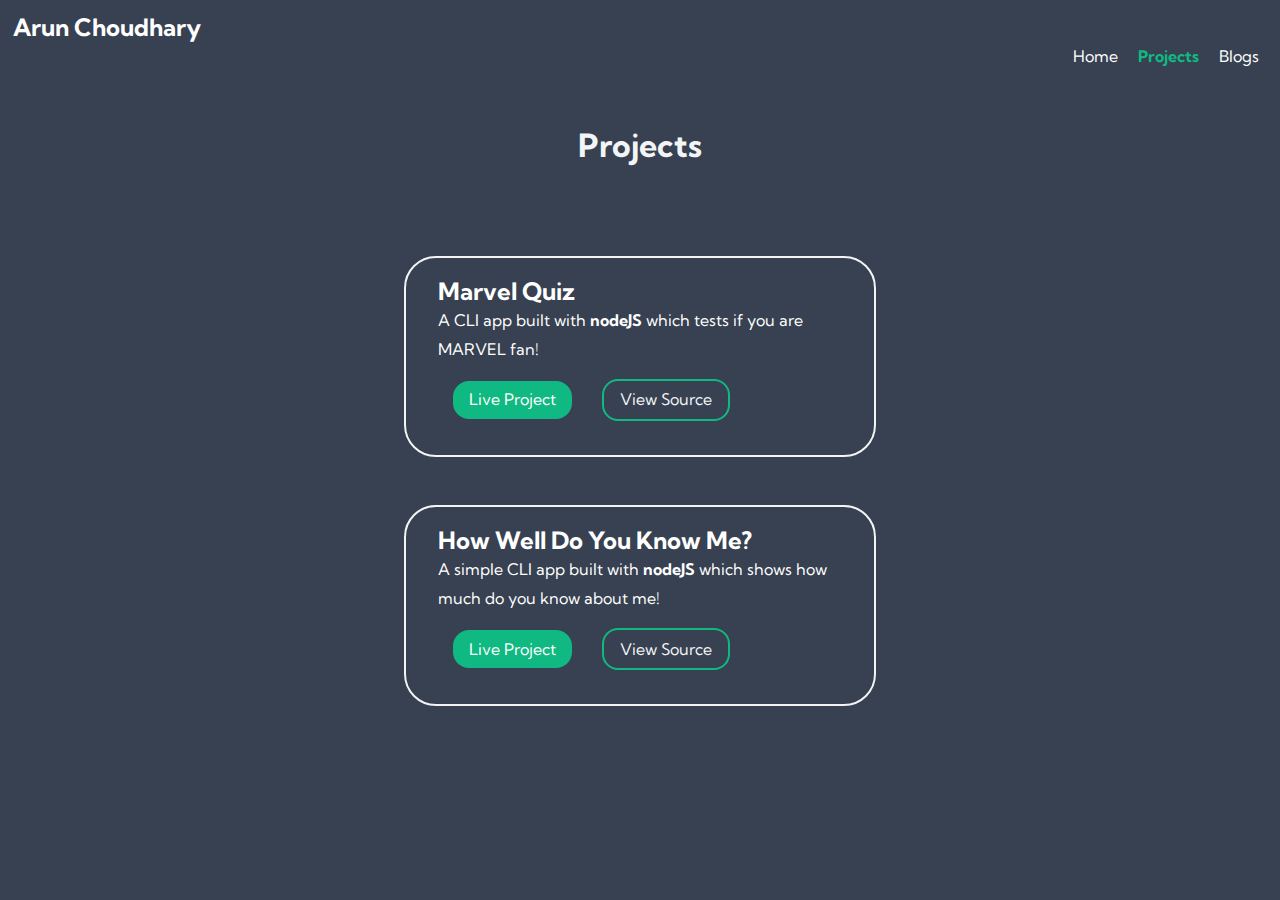
<file: projects.html>
<!DOCTYPE html>
<html lang="en">
<head>
    <meta charset="UTF-8">
    <meta http-equiv="X-UA-Compatible" content="IE=edge">
    <meta name="viewport" content="width=device-width, initial-scale=1.0">
    <link rel="stylesheet" href="/style.css">
    <title>Arun Choudhary | Projects</title>
</head>
<body>
    
    <nav class="navigation container">
        <div class="nav-brand">Arun Choudhary</div>
        <ul class="list-no-bullet nav-pills">
            <li class="list-item-inline"><a class="link" href="/index.html">Home</a></li>
            <li class="list-item-inline"><a class="link link-active" href="/projects.html">Projects</a></li>
            <li class="list-item-inline"><a class="link" href="/blogs.html">Blogs</a> </li>
        </ul>
    </nav>
    <div class="container container-center">
    <header class="hero">
        <h1 class="hero-heading">Projects</span></h1>
    </header>
    </div>
        <div class="container container-center">
            <div class="project-block">
                <div class="project-heading"><h2>Marvel Quiz</h2>
                <p>A CLI app built with <strong>nodeJS</strong> which tests if you are MARVEL fan!</p>
                </div>
                <div class="project-links">
                    <a class="link link-primary" href="https://replit.com/@ArunChoudhary/Marvel-1-1?embed=1&output=1" target="_blank">Live Project</a>
                    <a class="link link-secondary" href="https://github.com/Arun023/Marvel-Quiz" target="_blank">View Source</a>
                </div>
            </div>
        </div>
            
        <div class="container container-center">
            <div class="project-block">
                <div class="project-heading">
                    <h2>How Well Do You Know   Me? </h2>
                    <p>A simple CLI app built with <strong>nodeJS</strong> which shows how much do you know about me!</p>
                </div>
                <div class="project-links">
                    <a class="link link-primary" href="https://replit.com/@ArunChoudhary/Friends-quiz-?embed=1&output=1" target="_blank">Live Project</a>
                    <a class="link link-secondary" href="https://github.com/Arun023/Friends-quiz" target="_blank">View Source</a>
                </div>
            </div>
        </div>
        
    
</body>
</html>
</file>
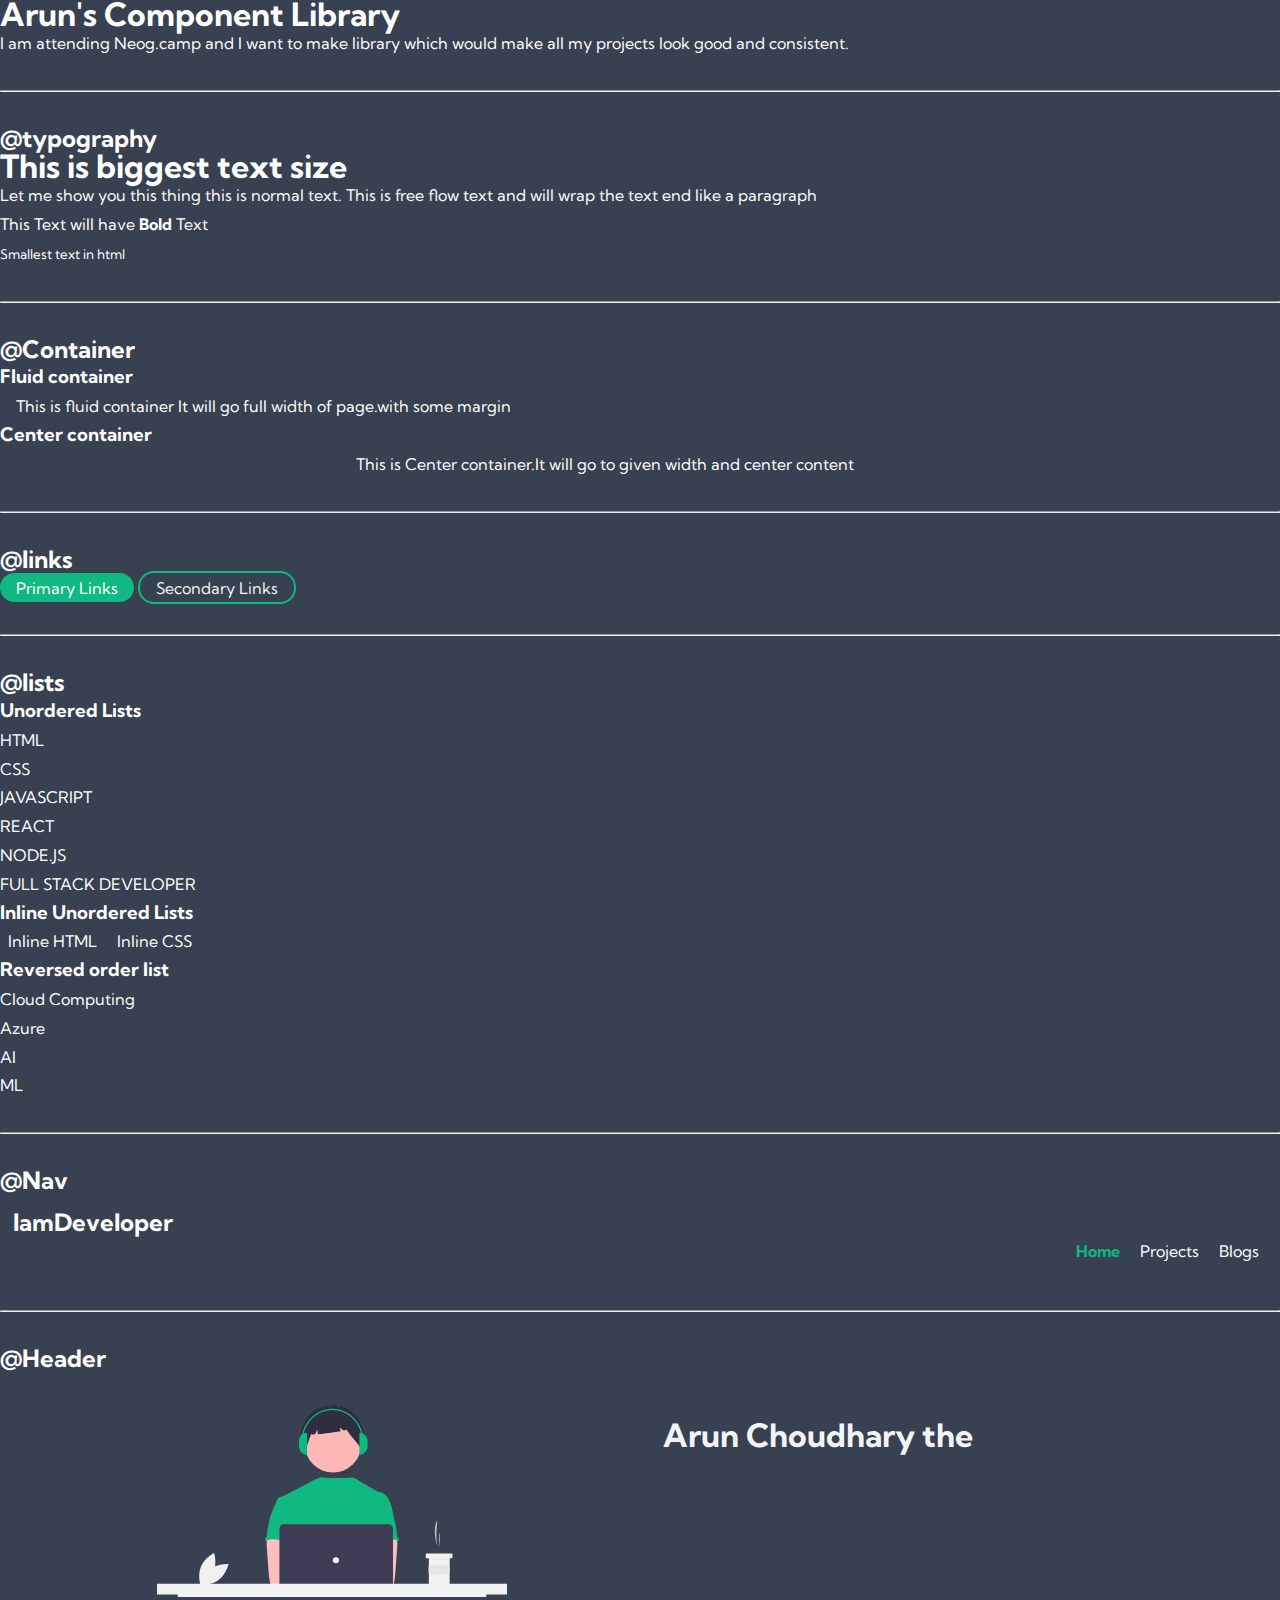
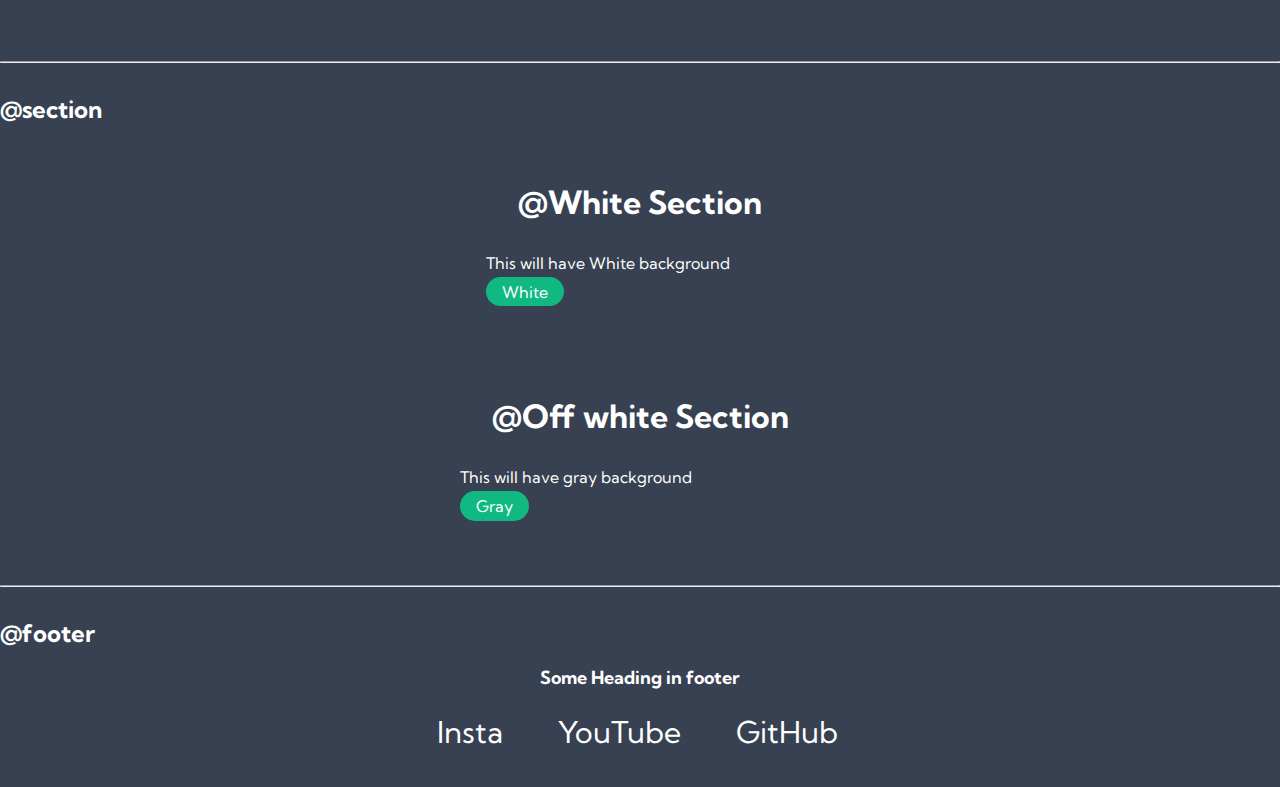
<file: lib/components.html>
<!DOCTYPE html>
<html lang="en">

<head>
    <meta charset="UTF-8">
    <meta http-equiv="X-UA-Compatible" content="IE=edge">
    <meta name="viewport" content="width=device-width, initial-scale=1.0">
    <title>Component Library</title>
    <link rel="stylesheet" href="/style.css">
</head>

<body>
    <h1>Arun's Component Library</h1>
    <p>I am attending Neog.camp and I want to make library which would make all my projects look good and consistent.
    </p>

    <hr>

    <h2>@typography</h2>
    <h1>This is biggest text size</h1>
    <p>Let me show you this thing this is normal text. This is free flow text and will wrap the text end like a
        paragraph</p>
    <p>This Text will have <strong>Bold</strong> Text</p>
    <small>Smallest text in html</small>

    <hr>

    <h2>@Container</h2>

    <h3>Fluid container</h3>
    <div class="container">This is fluid container It will go full width of page.with some margin</div>

    <h3>Center container</h3>
    <div class="container container-center">This is Center container.It will go to given width and center content </div>

    <hr>

    <h2>@links</h2>
    <a href="" class="link link-primary">Primary Links</a>
    <a href="" class="link link-secondary">Secondary Links</a>

    <hr>
    <h2>@lists</h2>
    <h3>Unordered Lists</h3>

    <ul class="list-no-bullet">
        <li>HTML</li>
        <li>CSS</li>
        <li>JAVASCRIPT</li>
        <li>REACT</li>
        <li>NODE.JS</li>
        <li>FULL STACK DEVELOPER</li>
    </ul>

    <h3>Inline Unordered Lists</h3>

    <ul class="list-no-bullet">
        <li class="list-item-inline">Inline HTML</li>
        <li class="list-item-inline">Inline CSS</li>
    </ul>
    <h3>Reversed order list</h3>
    <ol reversed>
        <li>Cloud Computing</li>
        <li>Azure</li>
        <li>AI</li>
        <li>ML</li>
    </ol>

    <hr>
    <h2>@Nav</h2>
    <nav class="navigation container">
        <div class="nav-brand">IamDeveloper</div>
        <ul class="list-no-bullet nav-pills">
            <li class="list-item-inline"><a class="link link-active" href="">Home</a></li>
            <li class="list-item-inline"><a class="link" href="">Projects</a></li>
            <li class="list-item-inline"><a class="link" href="">Blogs</a> </li>
        </ul>
    </nav>

    <hr>

    <h2>@Header</h2>
    <header class="hero">
        <img class="hero-img" src="/images/banner.svg" alt="Sorry! ">
        <h1 class="hero-heading">Arun Choudhary the <span> Web Developer</span></h1>
    </header>
    <hr>

    <h2>@section</h2>

    <section class="section">
    <div class="container container-center">
        <h1>@White Section</h1>
        <p>This will have White background</p>
        <a class="link link-primary" href="">White</a>
    </div>
    </section>
    <section class="section offwhite">
    <div class="container container-center">
        <h1>@Off white Section</h1>
        <p>This will have gray background</p>
        <a class="link link-primary" href="">Gray</a>
    </div>
    </section>

    <hr>
    <h2>@footer</h2>
    <footer class="footer container">
        <div class="footer-heading">Some Heading in footer</div>
        <ul class="social-links list-no-bullet">
            <li class="list-item-inline">
                <a class="link" href="">Insta</a>
            </li>
            <li class="list-item-inline">
                <a class="link" href="">YouTube</a></li>
            <li class="list-item-inline">
                <a class="link " href="">GitHub</a>
            </li>
        </ul>
    </footer>






    <!-- <div style="height: 50vh;"></div> -->

</body>

</html>
</file>
<file: style.css>
@import url('https://fonts.googleapis.com/css2?family=Kumbh+Sans&family=Play&display=swap');
*{
    box-sizing: border-box;
    margin: 0;
    padding: 0;
    line-height: 1.8rem;
}
:root {
    --basecolor:#374151;
    --greycolor: #10b981;
    --darkgrey:#F3F4F6;
}

body {
    font-family: kumbh sans;
    margin: 0px;
    background-color: var(--basecolor);
    color: white;
}

hr {
    margin: 2rem 0rem;
}

/** container **/

.container {
    padding: 0rem 1rem;
}

.container-center {
    max-width: 600px;
    margin: auto;
}

.link {
    text-decoration: none;
    padding: 0.3rem 1rem;
}

.link-primary {
    background-color: var(--greycolor);
    border-radius: 1rem;
    color: white;
}

.link-secondary {
    border-radius: 1rem;
    color: var(--darkgrey);
    border: 2px solid var(--greycolor);
    text-align: center;
}

.list-no-bullet {
    list-style: none;
}

.list-item-inline {
    display: inline;
    padding: 0rem 0.5rem;
}

.navigation {
    background-color: var(--basecolor);
    color: white;
    padding: 0.8rem;
    border-bottom-left-radius: 1rem;
}
.navigation .link{
    padding: 0rem;
}
.navigation .nav-brand {
    font-weight: bold;
    font-size: 1.5rem;
}

.navigation .nav-pills {
    text-align: right;
}

.navigation .link {
    color: white;
}

.navigation .link-active {
    font-weight: bolder;
    color:var(--greycolor)
}

/** Header **/

.hero {
    padding: 2rem;
    /* border: black solid 2px; */
    display: flex;
    justify-content: center;
    flex-wrap: wrap;
}
#left-content,#right-content{
    margin: 10px;
    padding: 10px;
}
.hero .hero-img {
    max-width: 350px;
    display: block;
    margin: auto;
}
.hero .small-text{
    text-align: center;
    margin: auto;
    max-width: 400px;
}

.hero .hero-heading {
    color: var(--darkgrey);
    padding: 1rem 2rem;
    text-align: center;
}

.hero .hero-heading span {
    color: var(--basecolor);
}
.container .hero{
    padding: 2rem;
}
/**  sections **/
.section{
    padding: 2rem;
    display: flex;
    flex-direction: column;
}
.section h1 {
    text-align: center;
    padding: 2rem;
}
.icons{
    padding: 20px;
    font-size: 4rem;
    display: flex;
    align-items: center;
    justify-content: center;
    flex-wrap: wrap;
}
.icons .icons-padding{
    padding: 25px;
}
.section .link-primary{
    max-width: 8rem;
}
.section .link-secondary{
    max-width: 8rem;
}
/** footers **/

.footer{
    background-color: var(--basecolor); 
    padding: 1rem;
    color: white;
    border-top-right-radius: 1rem;
    display: flex;
    flex-direction: column;
    justify-content: center;
    align-items: center;
}
.footer .footer-heading{
    font-weight: bold;
    font-size: large;
}
.footer .link{
    color: white;
}
.footer ul{
    padding-inline-start: 0px;
}
.social-links{
    padding: 5px;
    margin: 20px;
    font-size: 30px;
}
/* Project Page */

.project-block{
    display: flex;
    /* max-width: auto; */
    flex-direction: column;
    padding: 1.2rem 2rem;
    border: 2px solid var(--darkgrey);
    box-sizing: border-box;
    border-radius: 2rem;
    margin: 3rem;
}
.project-block .project-links{
    display: flex;
    align-items: center;
    flex-wrap: wrap;
}
.project-links .link-primary{
    margin: 15px;
}
.project-links .link-secondary{
    margin: 15px;
}
</file>
